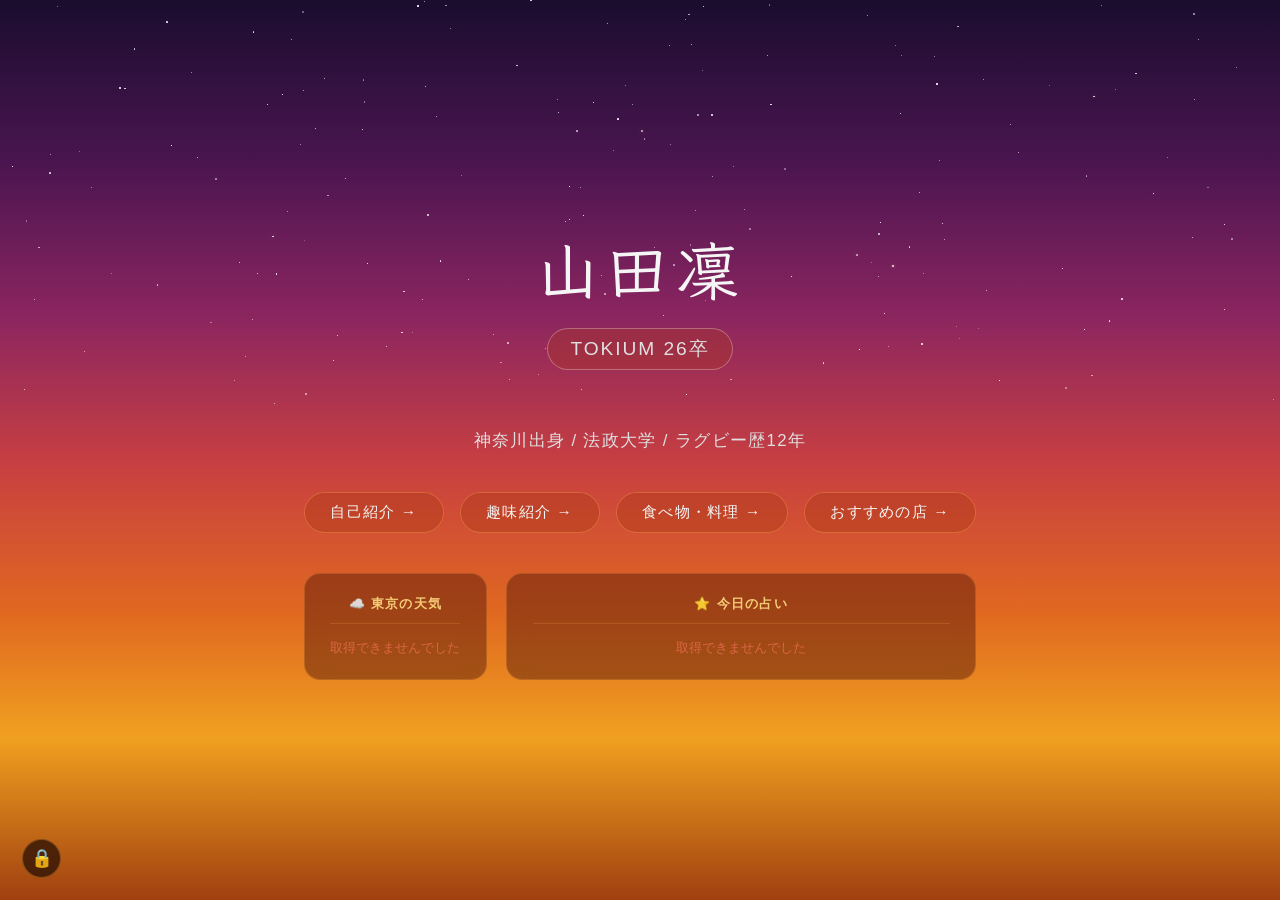
<file: index.html>
<!DOCTYPE html>
<html lang="ja">
<head>
  <meta charset="UTF-8">
  <meta name="viewport" content="width=device-width, initial-scale=1.0">
  <meta name="robots" content="noindex, nofollow">
  <title>山田凜 | TOKIUM 26卒</title>
  <link rel="preconnect" href="https://fonts.googleapis.com">
  <link rel="preconnect" href="https://fonts.gstatic.com" crossorigin>
  <link href="https://fonts.googleapis.com/css2?family=Klee+One:wght@600&display=swap" rel="stylesheet">
  <link rel="stylesheet" href="style.css">
  <link rel="stylesheet" href="editable.css">
</head>
<body class="page-home">

  <div class="shooting-star">
    <span class="ss-1"></span>
    <span class="ss-2"></span>
    <span class="ss-3"></span>
    <span class="ss-4"></span>
    <span class="ss-5"></span>
  </div>

  <div class="container">
    <h1>山田凜</h1>
    <span class="badge">TOKIUM 26卒</span>
    <p class="intro">神奈川出身 / 法政大学 / ラグビー歴12年</p>
    <nav class="nav">
      <a href="about.html">自己紹介 →</a>
      <a href="hobbies.html">趣味紹介 →</a>
      <a href="food.html">食べ物・料理 →</a>
      <a href="restaurant.html">おすすめの店 →</a>
    </nav>

    <div class="widget-row">
      <div class="widget">
        <h3>☁️ 東京の天気</h3>
        <div id="weather-content"><p class="widget-loading">読み込み中...</p></div>
      </div>
      <div class="widget">
        <h3>⭐ 今日の占い</h3>
        <div id="fortune-content"><p class="widget-loading">読み込み中...</p></div>
      </div>
    </div>
  </div>

  <!-- 隠しコマンド発動エフェクト -->
  <div id="secret-burst" style="display:none;position:fixed;inset:0;z-index:9999;pointer-events:none;background:radial-gradient(circle,rgba(255,220,120,0.9),rgba(255,160,60,0.6),transparent 70%);opacity:0;transition:opacity 0.3s"></div>

  <div id="toast">保存しました ✓</div>
  <script src="editable.js"></script>
  <script src="widget.js"></script>

  <script>
  // ---- 隠しコマンド: 名前スワイプ（右→お酒、左→トレーニング、上→スポーツ） ----
  (function () {
    var h1 = document.querySelector('.container h1');
    if (!h1) return;
    var startX = 0, startY = 0, dragging = false, dx = 0, dy = 0;

    h1.style.cursor = 'grab';
    h1.style.userSelect = 'none';
    h1.style.transition = 'transform 0.1s, text-shadow 0.1s, filter 0.1s';

    function onStart(x, y) {
      startX = x; startY = y; dragging = true; dx = 0; dy = 0;
      h1.style.cursor = 'grabbing';
    }
    function onMove(x, y) {
      if (!dragging) return;
      dx = x - startX;
      dy = y - startY;
      // 主軸を判定（横 vs 縦）
      var absDx = Math.abs(dx), absDy = Math.abs(dy);
      var tx, ty, ratio;
      if (absDy > absDx) {
        // 縦方向
        tx = 0; ty = dy * 0.6;
        ratio = Math.min(absDy / 50, 1);
      } else {
        // 横方向
        tx = dx * 0.6; ty = 0;
        ratio = Math.min(absDx / 50, 1);
      }
      h1.style.transform = 'translate(' + tx + 'px,' + ty + 'px)';
      h1.style.textShadow = '0 0 ' + (ratio * 25) + 'px rgba(255,220,120,' + (ratio * 0.9) + '), 0 0 ' + (ratio * 50) + 'px rgba(255,160,60,' + (ratio * 0.5) + ')';
      h1.style.filter = 'brightness(' + (1 + ratio * 0.3) + ')';
    }
    function onEnd() {
      if (!dragging) return;
      dragging = false;
      var absDx = Math.abs(dx), absDy = Math.abs(dy);
      var triggered = false, dest = '';

      if (absDy > absDx && dy < -50) {
        // 上スワイプ → スポーツ
        h1.style.transform = 'translate(0,-120px) scale(1.1)';
        triggered = true; dest = 'secret-sports.html';
      } else if (absDy > absDx && dy > 50) {
        // 下スワイプ → 国
        h1.style.transform = 'translate(0,120px) scale(1.1)';
        triggered = true; dest = 'secret-country.html';
      } else if (absDx >= 50) {
        // 横スワイプ
        var dir = dx > 0 ? 1 : -1;
        h1.style.transform = 'translate(' + (dir * 120) + 'px,0) scale(1.1)';
        triggered = true;
        dest = dx > 0 ? 'secret.html' : 'secret-training.html';
      }

      if (triggered) {
        h1.style.filter = 'brightness(1.5)';
        var burst = document.getElementById('secret-burst');
        burst.style.display = 'block';
        requestAnimationFrame(function () { burst.style.opacity = '1'; });
        setTimeout(function () { location.href = dest; }, 450);
      } else {
        h1.style.transform = '';
        h1.style.textShadow = '';
        h1.style.filter = '';
        h1.style.cursor = 'grab';
      }
    }

    // マウス
    h1.addEventListener('mousedown', function (e) { e.preventDefault(); onStart(e.clientX, e.clientY); });
    window.addEventListener('mousemove', function (e) { onMove(e.clientX, e.clientY); });
    window.addEventListener('mouseup', onEnd);

    // タッチ
    h1.addEventListener('touchstart', function (e) { onStart(e.touches[0].clientX, e.touches[0].clientY); }, { passive: true });
    window.addEventListener('touchmove', function (e) { onMove(e.touches[0].clientX, e.touches[0].clientY); }, { passive: true });
    window.addEventListener('touchend', onEnd);
  })();
  </script>
</body>
</html>
</file>
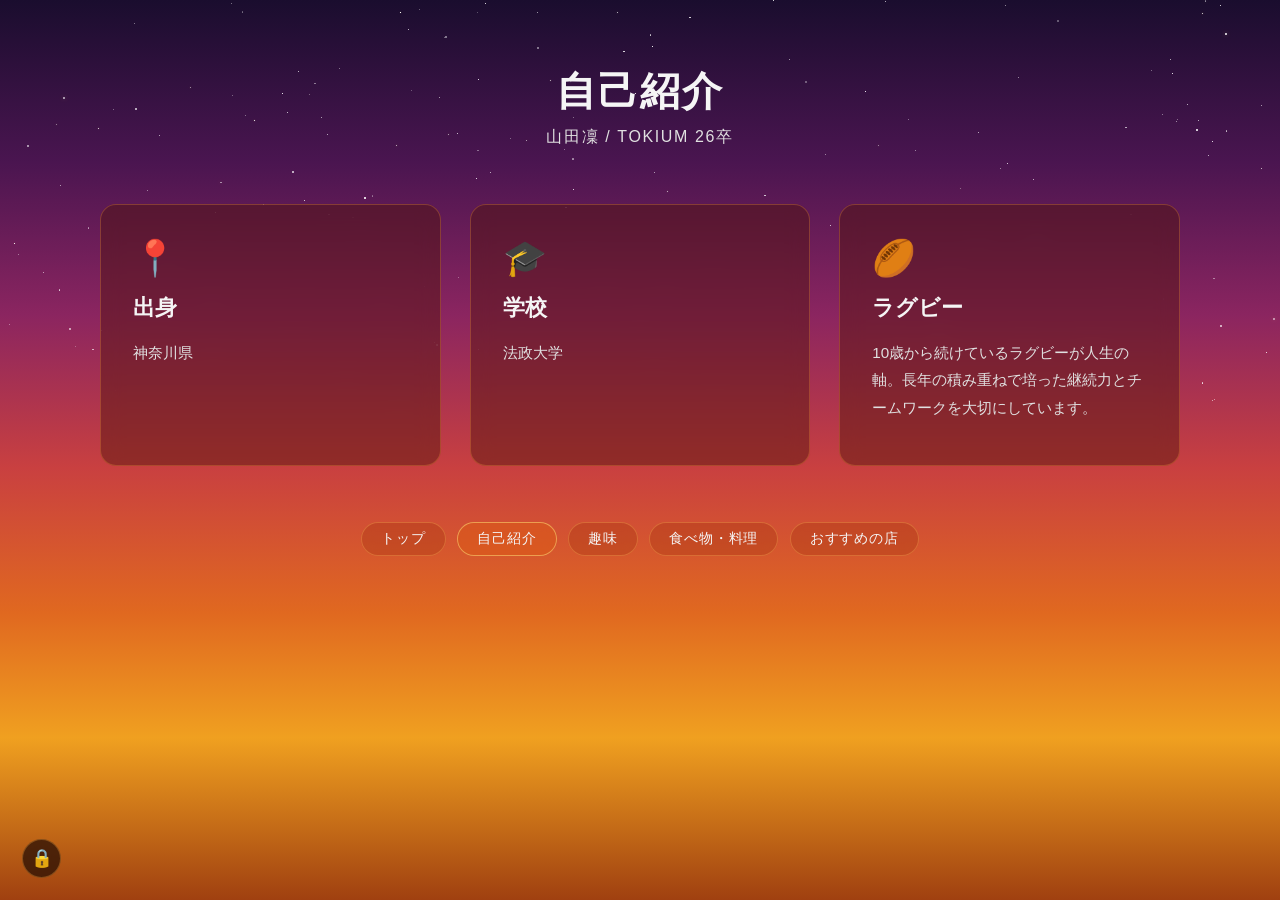
<file: about.html>
<!DOCTYPE html>
<html lang="ja">
<head>
  <meta charset="UTF-8">
  <meta name="viewport" content="width=device-width, initial-scale=1.0">
  <meta name="robots" content="noindex, nofollow">
  <title>自己紹介 | 山田凜</title>
  <link rel="stylesheet" href="style.css">
  <link rel="stylesheet" href="editable.css">
</head>
<body class="page-sub">

  <header>
    <h1>自己紹介</h1>
    <p>山田凜 / TOKIUM 26卒</p>
  </header>

  <div class="grid" data-addcard="about-grid">
    <div class="card">
      <div class="icon">📍</div>
      <h2 data-edit="about-title-origin">出身</h2>
      <p data-edit="about-origin">神奈川県</p>
    </div>

    <div class="card">
      <div class="icon">🎓</div>
      <h2 data-edit="about-title-school">学校</h2>
      <p data-edit="about-school">法政大学</p>
    </div>

    <div class="card">
      <div class="icon">🏉</div>
      <h2 data-edit="about-title-rugby">ラグビー</h2>
      <p data-edit="about-rugby">10歳から続けているラグビーが人生の軸。長年の積み重ねで培った継続力とチームワークを大切にしています。</p>
    </div>
  </div>

  <footer>
    <nav class="sub-nav">
      <a href="index.html">トップ</a>
      <a class="current" href="about.html">自己紹介</a>
      <a href="hobbies.html">趣味</a>
      <a href="food.html">食べ物・料理</a>
      <a href="restaurant.html">おすすめの店</a>
    </nav>
  </footer>

  <div id="toast">保存しました ✓</div>
  <script src="editable.js"></script>

</body>
</html>
</file>
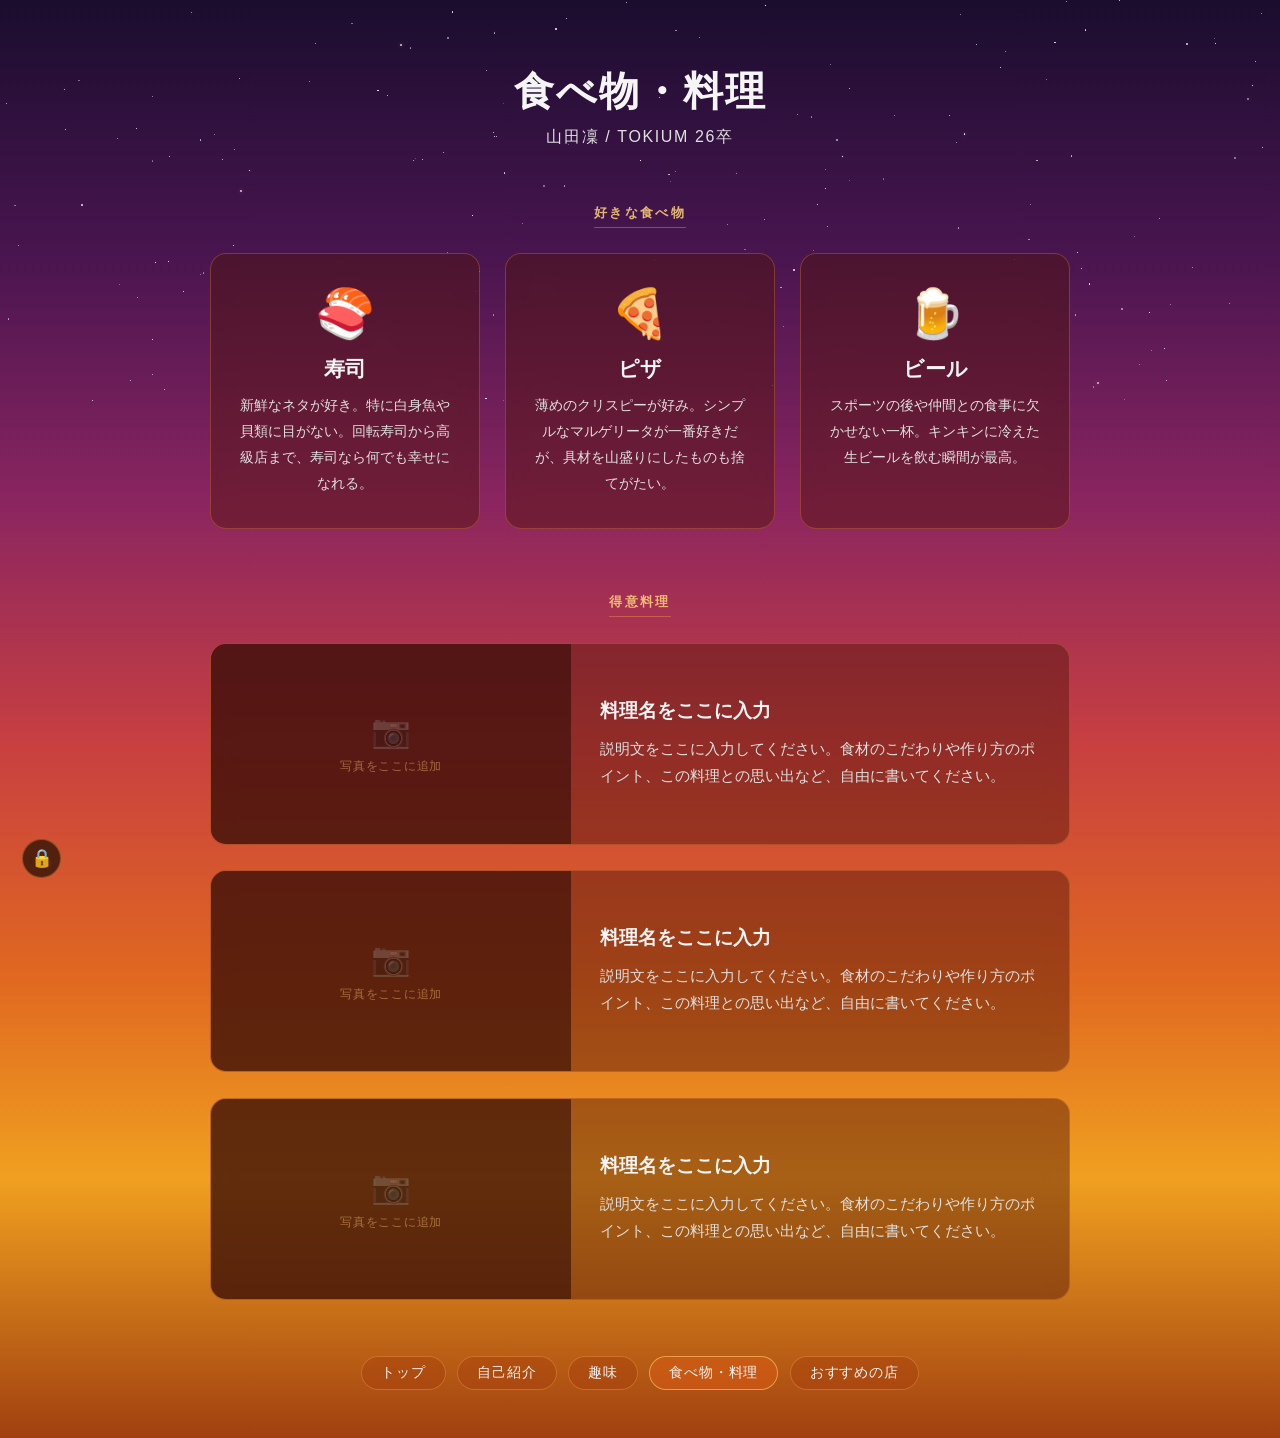
<file: food.html>
<!DOCTYPE html>
<html lang="ja">
<head>
  <meta charset="UTF-8">
  <meta name="viewport" content="width=device-width, initial-scale=1.0">
  <meta name="robots" content="noindex, nofollow">
  <title>食べ物・料理 | 山田凜</title>
  <link rel="stylesheet" href="style.css">
  <link rel="stylesheet" href="editable.css">
</head>
<body class="page-sub">

  <header>
    <h1>食べ物・料理</h1>
    <p>山田凜 / TOKIUM 26卒</p>
  </header>

  <!-- 好きな食べ物 -->
  <p class="section-title"><span>好きな食べ物</span></p>

  <div class="fav-grid" data-addcard="food-fav-grid">
    <div class="fav-card">
      <span class="emoji">🍣</span>
      <h2>寿司</h2>
      <p data-edit="fav-sushi">新鮮なネタが好き。特に白身魚や貝類に目がない。回転寿司から高級店まで、寿司なら何でも幸せになれる。</p>
    </div>

    <div class="fav-card">
      <span class="emoji">🍕</span>
      <h2>ピザ</h2>
      <p data-edit="fav-pizza">薄めのクリスピーが好み。シンプルなマルゲリータが一番好きだが、具材を山盛りにしたものも捨てがたい。</p>
    </div>

    <div class="fav-card">
      <span class="emoji">🍺</span>
      <h2>ビール</h2>
      <p data-edit="fav-beer">スポーツの後や仲間との食事に欠かせない一杯。キンキンに冷えた生ビールを飲む瞬間が最高。</p>
    </div>
  </div>

  <!-- 得意料理 -->
  <p class="section-title"><span>得意料理</span></p>

  <div class="recipe-list">

    <div class="recipe-card">
      <div class="recipe-photo" data-photo="recipe1">
        <div class="placeholder">
          <span class="ph-icon">📷</span>
          <span>写真をここに追加</span>
        </div>
      </div>
      <div class="recipe-body">
        <h2 data-edit="recipe1-title">料理名をここに入力</h2>
        <p data-edit="recipe1-desc">説明文をここに入力してください。食材のこだわりや作り方のポイント、この料理との思い出など、自由に書いてください。</p>
      </div>
    </div>

    <div class="recipe-card">
      <div class="recipe-photo" data-photo="recipe2">
        <div class="placeholder">
          <span class="ph-icon">📷</span>
          <span>写真をここに追加</span>
        </div>
      </div>
      <div class="recipe-body">
        <h2 data-edit="recipe2-title">料理名をここに入力</h2>
        <p data-edit="recipe2-desc">説明文をここに入力してください。食材のこだわりや作り方のポイント、この料理との思い出など、自由に書いてください。</p>
      </div>
    </div>

    <div class="recipe-card">
      <div class="recipe-photo" data-photo="recipe3">
        <div class="placeholder">
          <span class="ph-icon">📷</span>
          <span>写真をここに追加</span>
        </div>
      </div>
      <div class="recipe-body">
        <h2 data-edit="recipe3-title">料理名をここに入力</h2>
        <p data-edit="recipe3-desc">説明文をここに入力してください。食材のこだわりや作り方のポイント、この料理との思い出など、自由に書いてください。</p>
      </div>
    </div>

  </div>

  <footer>
    <nav class="sub-nav">
      <a href="index.html">トップ</a>
      <a href="about.html">自己紹介</a>
      <a href="hobbies.html">趣味</a>
      <a class="current" href="food.html">食べ物・料理</a>
      <a href="restaurant.html">おすすめの店</a>
    </nav>
  </footer>

  <div id="toast">保存しました ✓</div>
  <script src="editable.js"></script>

</body>
</html>
</file>
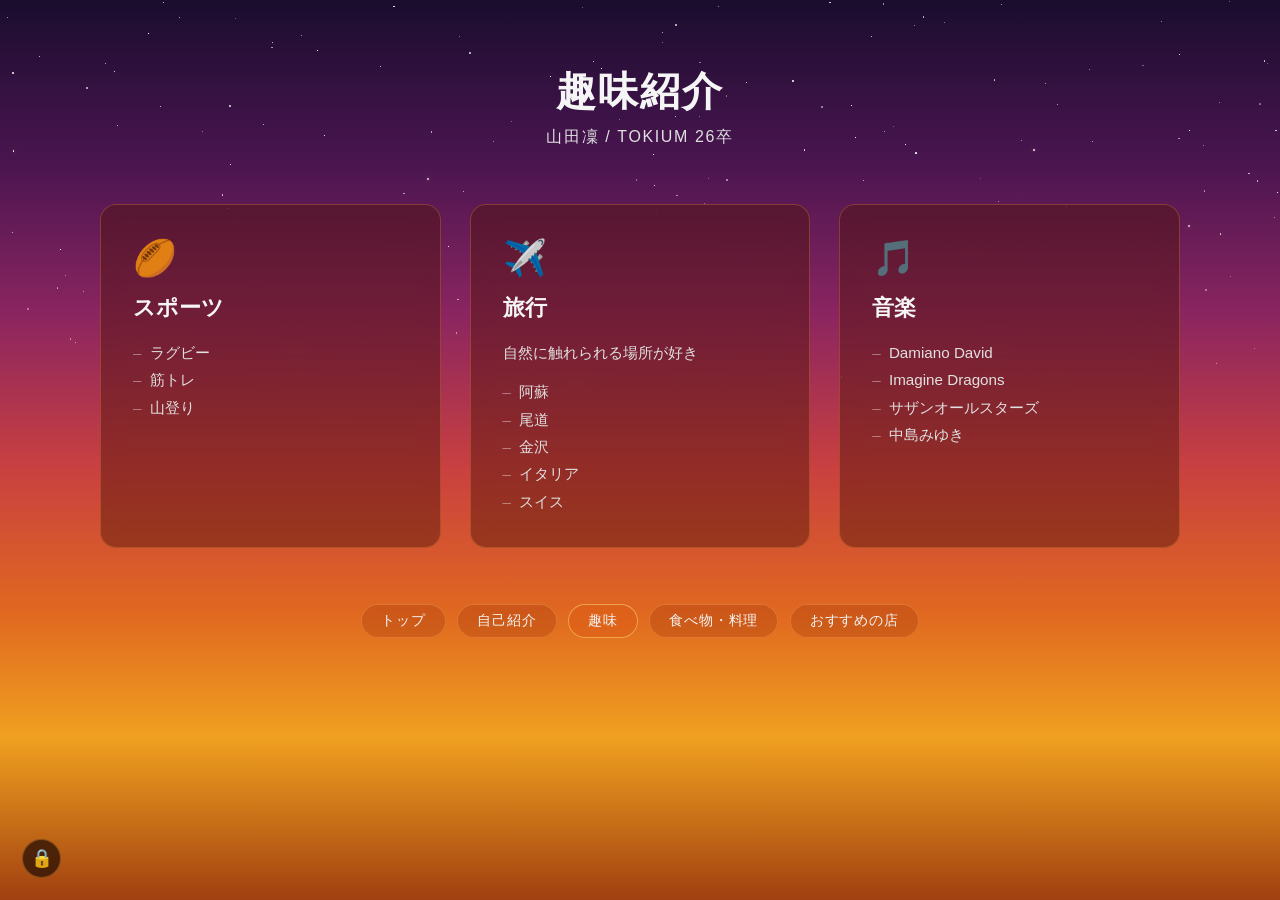
<file: hobbies.html>
<!DOCTYPE html>
<html lang="ja">
<head>
  <meta charset="UTF-8">
  <meta name="viewport" content="width=device-width, initial-scale=1.0">
  <meta name="robots" content="noindex, nofollow">
  <title>趣味紹介 | 山田凜</title>
  <link rel="stylesheet" href="style.css">
  <link rel="stylesheet" href="editable.css">
</head>
<body class="page-sub">

  <header>
    <h1>趣味紹介</h1>
    <p>山田凜 / TOKIUM 26卒</p>
  </header>

  <div class="grid" data-addcard="hobbies-grid">
    <div class="card">
      <div class="icon">🏉</div>
      <h2 data-edit="hobbies-title-sports">スポーツ</h2>
      <ul data-addlist="hobbies-sports">
        <li data-edit="hobbies-sports-1">ラグビー</li>
        <li data-edit="hobbies-sports-2">筋トレ</li>
        <li data-edit="hobbies-sports-3">山登り</li>
      </ul>
    </div>

    <div class="card">
      <div class="icon">✈️</div>
      <h2 data-edit="hobbies-title-travel">旅行</h2>
      <p data-edit="hobbies-travel-desc">自然に触れられる場所が好き</p>
      <ul data-addlist="hobbies-travel">
        <li data-edit="hobbies-travel-1">阿蘇</li>
        <li data-edit="hobbies-travel-2">尾道</li>
        <li data-edit="hobbies-travel-3">金沢</li>
        <li data-edit="hobbies-travel-4">イタリア</li>
        <li data-edit="hobbies-travel-5">スイス</li>
      </ul>
    </div>

    <div class="card">
      <div class="icon">🎵</div>
      <h2 data-edit="hobbies-title-music">音楽</h2>
      <ul data-addlist="hobbies-music">
        <li data-edit="hobbies-music-1">Damiano David</li>
        <li data-edit="hobbies-music-2">Imagine Dragons</li>
        <li data-edit="hobbies-music-3">サザンオールスターズ</li>
        <li data-edit="hobbies-music-4">中島みゆき</li>
      </ul>
    </div>
  </div>

  <footer>
    <nav class="sub-nav">
      <a href="index.html">トップ</a>
      <a href="about.html">自己紹介</a>
      <a class="current" href="hobbies.html">趣味</a>
      <a href="food.html">食べ物・料理</a>
      <a href="restaurant.html">おすすめの店</a>
    </nav>
  </footer>

  <div id="toast">保存しました ✓</div>
  <script src="editable.js"></script>

</body>
</html>
</file>
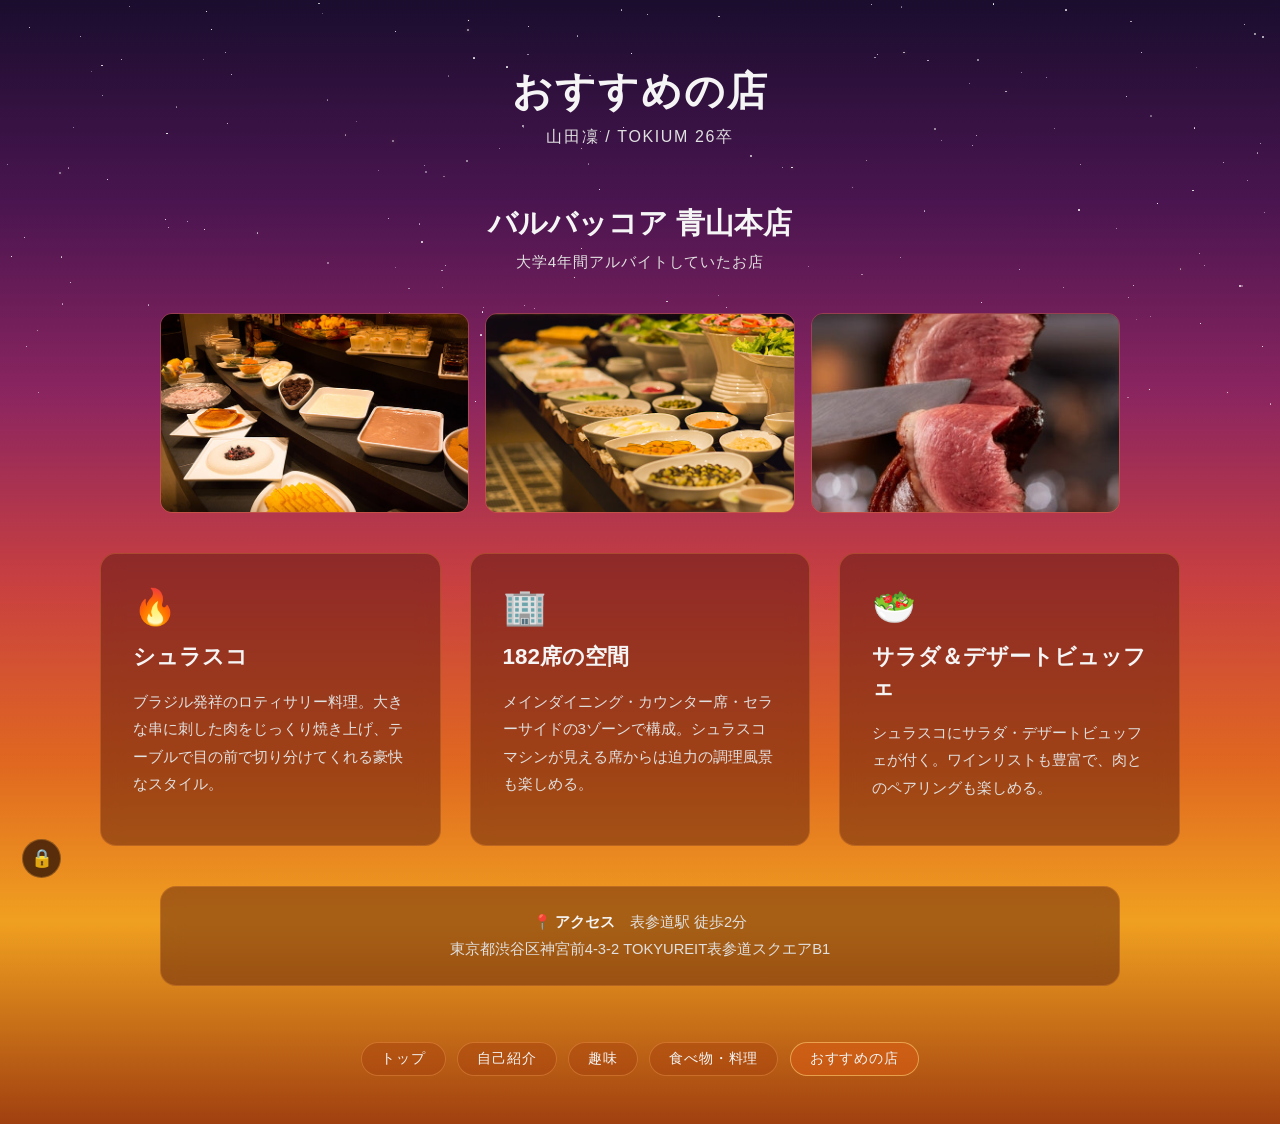
<file: restaurant.html>
<!DOCTYPE html>
<html lang="ja">
<head>
  <meta charset="UTF-8">
  <meta name="viewport" content="width=device-width, initial-scale=1.0">
  <meta name="robots" content="noindex, nofollow">
  <title>おすすめの店 | 山田凜</title>
  <link rel="stylesheet" href="style.css">
  <link rel="stylesheet" href="editable.css">
</head>
<body class="page-sub">

  <header>
    <h1>おすすめの店</h1>
    <p>山田凜 / TOKIUM 26卒</p>
  </header>

  <div class="shop-intro">
    <h2 data-edit="rest-shop-name">バルバッコア 青山本店</h2>
    <p class="sub" data-edit="rest-shop-sub">大学4年間アルバイトしていたお店</p>
  </div>

  <div class="photo-row">
    <img src="images/barbacoa1.jpg" alt="バルバッコア 店内">
    <img src="images/barbacoa2.jpg" alt="バルバッコア シュラスコ">
    <img src="images/barbacoa3.jpg" alt="バルバッコア ピッカーニャ">
  </div>

  <div class="grid" data-addcard="rest-grid">
    <div class="card">
      <div class="icon">🔥</div>
      <h2 data-edit="rest-title-churrasco">シュラスコ</h2>
      <p data-edit="rest-churrasco">ブラジル発祥のロティサリー料理。大きな串に刺した肉をじっくり焼き上げ、テーブルで目の前で切り分けてくれる豪快なスタイル。</p>
    </div>

    <div class="card">
      <div class="icon">🏢</div>
      <h2 data-edit="rest-title-space">182席の空間</h2>
      <p data-edit="rest-space">メインダイニング・カウンター席・セラーサイドの3ゾーンで構成。シュラスコマシンが見える席からは迫力の調理風景も楽しめる。</p>
    </div>

    <div class="card">
      <div class="icon">🥗</div>
      <h2 data-edit="rest-title-buffet">サラダ＆デザートビュッフェ</h2>
      <p data-edit="rest-buffet">シュラスコにサラダ・デザートビュッフェが付く。ワインリストも豊富で、肉とのペアリングも楽しめる。</p>
    </div>
  </div>

  <div class="access-bar">
    <p>
      <strong>📍 アクセス</strong>　表参道駅 徒歩2分<br>
      <span data-edit="rest-address">東京都渋谷区神宮前4-3-2 TOKYUREIT表参道スクエアB1</span>
    </p>
  </div>

  <footer>
    <nav class="sub-nav">
      <a href="index.html">トップ</a>
      <a href="about.html">自己紹介</a>
      <a href="hobbies.html">趣味</a>
      <a href="food.html">食べ物・料理</a>
      <a class="current" href="restaurant.html">おすすめの店</a>
    </nav>
  </footer>

  <div id="toast">保存しました ✓</div>
  <script src="editable.js"></script>

</body>
</html>
</file>
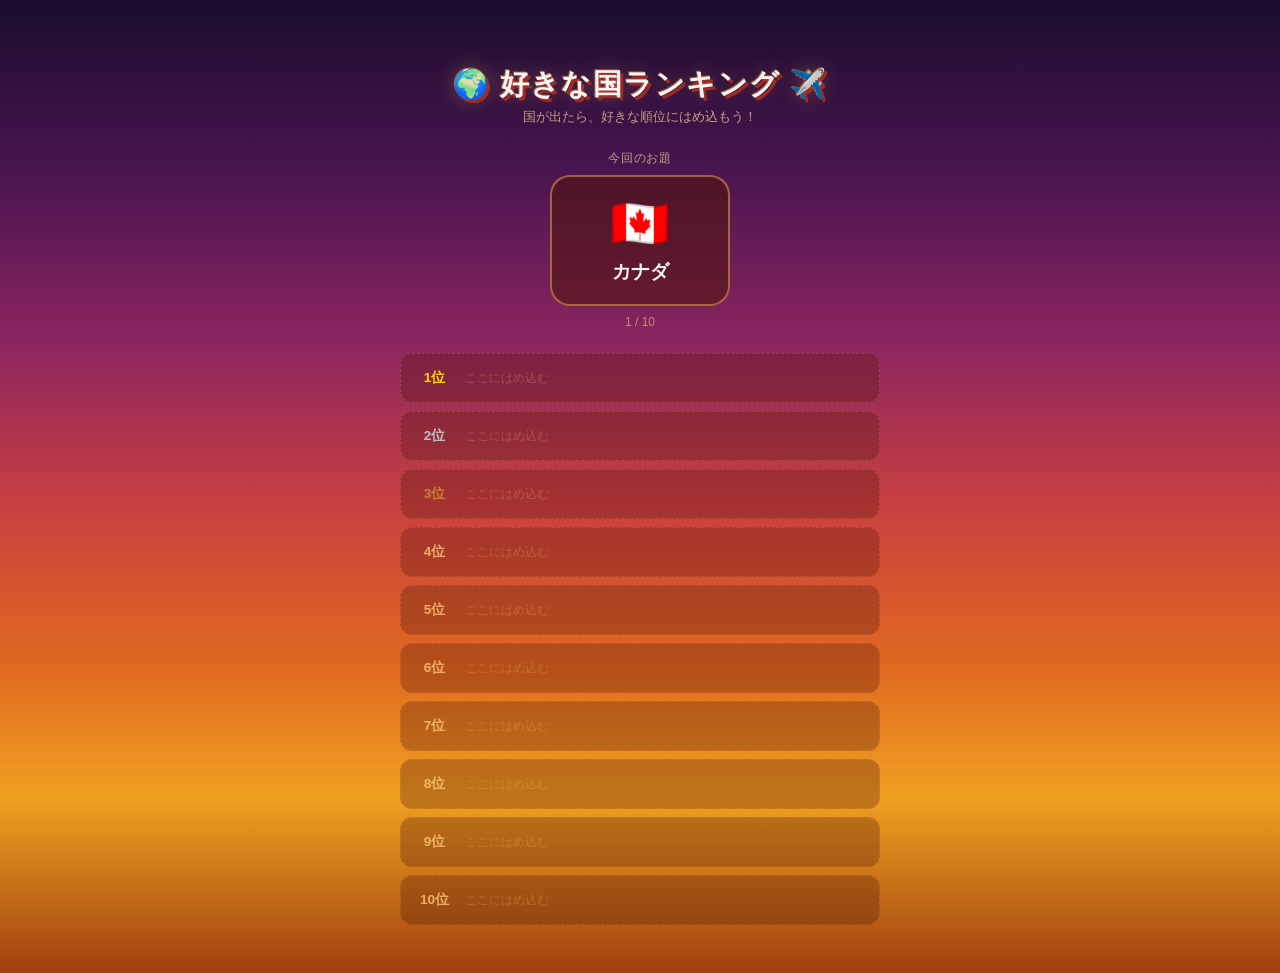
<file: secret-country.html>
<!DOCTYPE html>
<html lang="ja">
<head>
  <meta charset="UTF-8">
  <meta name="viewport" content="width=device-width, initial-scale=1.0">
  <meta name="robots" content="noindex, nofollow">
  <title>🌍 好きな国ランキング ✈️</title>
  <link rel="stylesheet" href="style.css">
  <link rel="stylesheet" href="game.css">
</head>
<body class="page-sub">

  <div class="game-title">
    <h1>🌍 好きな国ランキング ✈️</h1>
    <p>国が出たら、好きな順位にはめ込もう！</p>
  </div>

  <div class="game-area">
    <div class="card-area">
      <div>
        <p class="card-label">今回のお題</p>
        <div class="drink-card" id="current-card">
          <span class="emoji" id="card-emoji">🇯🇵</span>
          <span class="name" id="card-name">日本</span>
        </div>
        <p class="progress" id="progress">1 / 10</p>
      </div>
    </div>
    <div class="ranking" id="ranking"></div>
  </div>

  <div class="complete-overlay" id="complete">
    <div class="complete-title">🎉 完成！</div>
    <div class="complete-ranking" id="complete-ranking"></div>
    <button class="btn-retry" id="btn-retry">🔄 もう一度遊ぶ</button>
    <button class="btn-back" onclick="location.href='index.html'">← トップに戻る</button>
  </div>

  <script>
  window.GAME_ITEMS = [
    {emoji:'🇯🇵',name:'日本'},{emoji:'🇺🇸',name:'アメリカ'},{emoji:'🇫🇷',name:'フランス'},
    {emoji:'🇮🇹',name:'イタリア'},{emoji:'🇪🇸',name:'スペイン'},{emoji:'🇬🇧',name:'イギリス'},
    {emoji:'🇩🇪',name:'ドイツ'},{emoji:'🇦🇺',name:'オーストラリア'},{emoji:'🇨🇦',name:'カナダ'},
    {emoji:'🇧🇷',name:'ブラジル'},{emoji:'🇹🇭',name:'タイ'},{emoji:'🇮🇳',name:'インド'},
    {emoji:'🇲🇽',name:'メキシコ'},{emoji:'🇬🇷',name:'ギリシャ'},{emoji:'🇵🇹',name:'ポルトガル'},
    {emoji:'🇲🇦',name:'モロッコ'},{emoji:'🇮🇸',name:'アイスランド'},{emoji:'🇳🇿',name:'ニュージーランド'},
    {emoji:'🇰🇷',name:'韓国'},{emoji:'🇵🇪',name:'ペルー'},{emoji:'🇨🇭',name:'スイス'},
    {emoji:'🇪🇬',name:'エジプト'},{emoji:'🇹🇷',name:'トルコ'},{emoji:'🇻🇳',name:'ベトナム'}
  ];
  </script>
  <script src="game.js"></script>

</body>
</html>
</file>
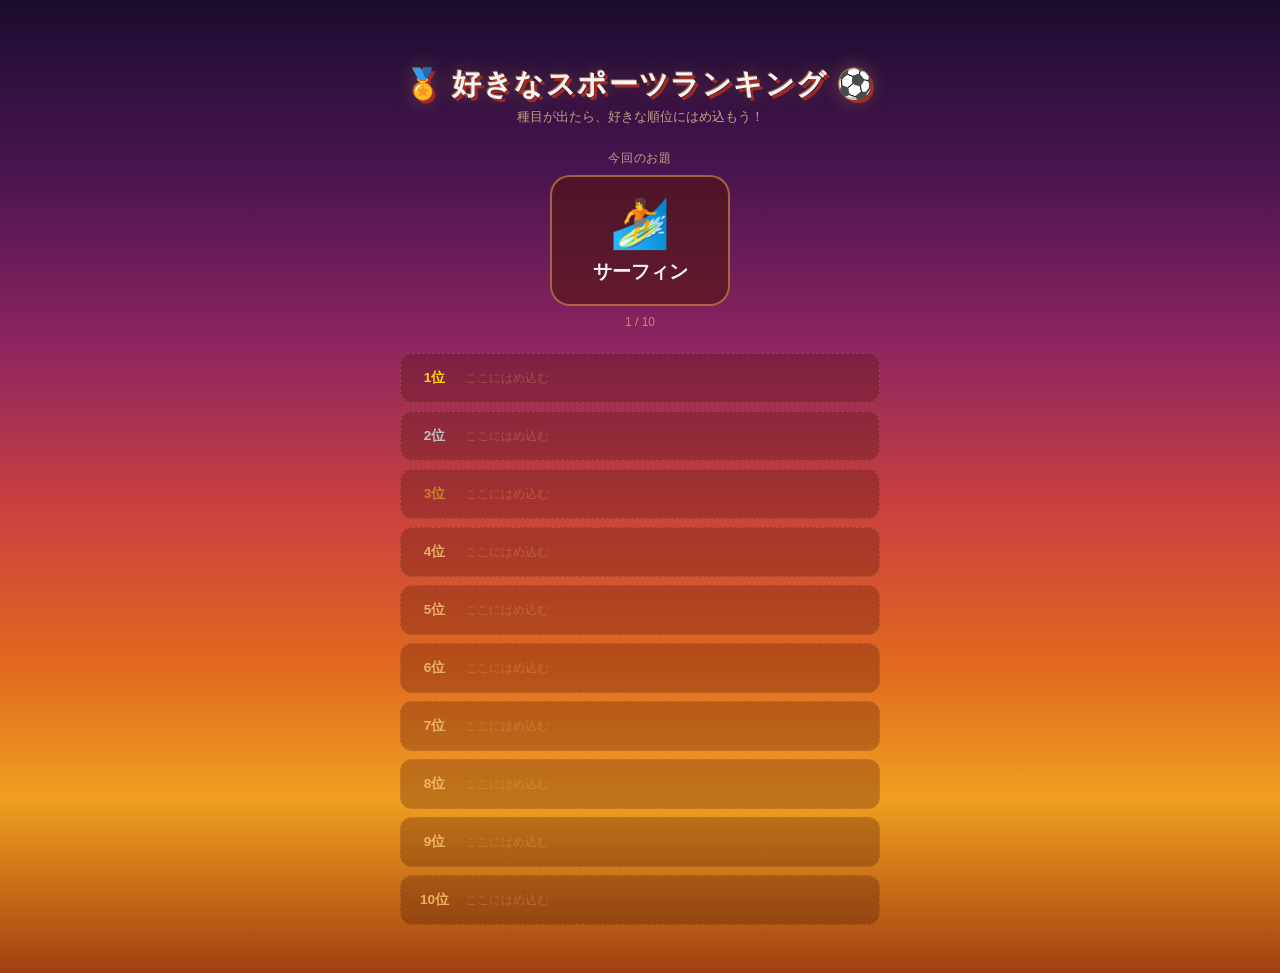
<file: secret-sports.html>
<!DOCTYPE html>
<html lang="ja">
<head>
  <meta charset="UTF-8">
  <meta name="viewport" content="width=device-width, initial-scale=1.0">
  <meta name="robots" content="noindex, nofollow">
  <title>🏅 好きなスポーツランキング ⚽</title>
  <link rel="stylesheet" href="style.css">
  <link rel="stylesheet" href="game.css">
</head>
<body class="page-sub">

  <div class="game-title">
    <h1>🏅 好きなスポーツランキング ⚽</h1>
    <p>種目が出たら、好きな順位にはめ込もう！</p>
  </div>

  <div class="game-area">
    <div class="card-area">
      <div>
        <p class="card-label">今回のお題</p>
        <div class="drink-card" id="current-card">
          <span class="emoji" id="card-emoji">⚽</span>
          <span class="name" id="card-name">サッカー</span>
        </div>
        <p class="progress" id="progress">1 / 10</p>
      </div>
    </div>
    <div class="ranking" id="ranking"></div>
  </div>

  <div class="complete-overlay" id="complete">
    <div class="complete-title">🎉 完成！</div>
    <div class="complete-ranking" id="complete-ranking"></div>
    <button class="btn-retry" id="btn-retry">🔄 もう一度遊ぶ</button>
    <button class="btn-back" onclick="location.href='index.html'">← トップに戻る</button>
  </div>

  <script>
  window.GAME_ITEMS = [
    {emoji:'⚽',name:'サッカー'},{emoji:'⚾',name:'野球'},{emoji:'🏀',name:'バスケットボール'},
    {emoji:'🎾',name:'テニス'},{emoji:'🏊',name:'水泳'},{emoji:'🏐',name:'バレーボール'},
    {emoji:'🏉',name:'ラグビー'},{emoji:'🏃',name:'陸上'},{emoji:'⛳',name:'ゴルフ'},
    {emoji:'🏓',name:'卓球'},{emoji:'🏸',name:'バドミントン'},{emoji:'⛷️',name:'スキー'},
    {emoji:'🏄',name:'サーフィン'},{emoji:'🥊',name:'ボクシング'},{emoji:'🤸',name:'体操'},
    {emoji:'🥋',name:'柔道'},{emoji:'⚔️',name:'剣道'},{emoji:'🚴',name:'自転車'},
    {emoji:'🧗',name:'クライミング'},{emoji:'🥊',name:'格闘技'},{emoji:'🏒',name:'アイスホッケー'},
    {emoji:'🤾',name:'ハンドボール'},{emoji:'🏹',name:'アーチェリー'},{emoji:'🛹',name:'スケートボード'}
  ];
  </script>
  <script src="game.js"></script>

</body>
</html>
</file>
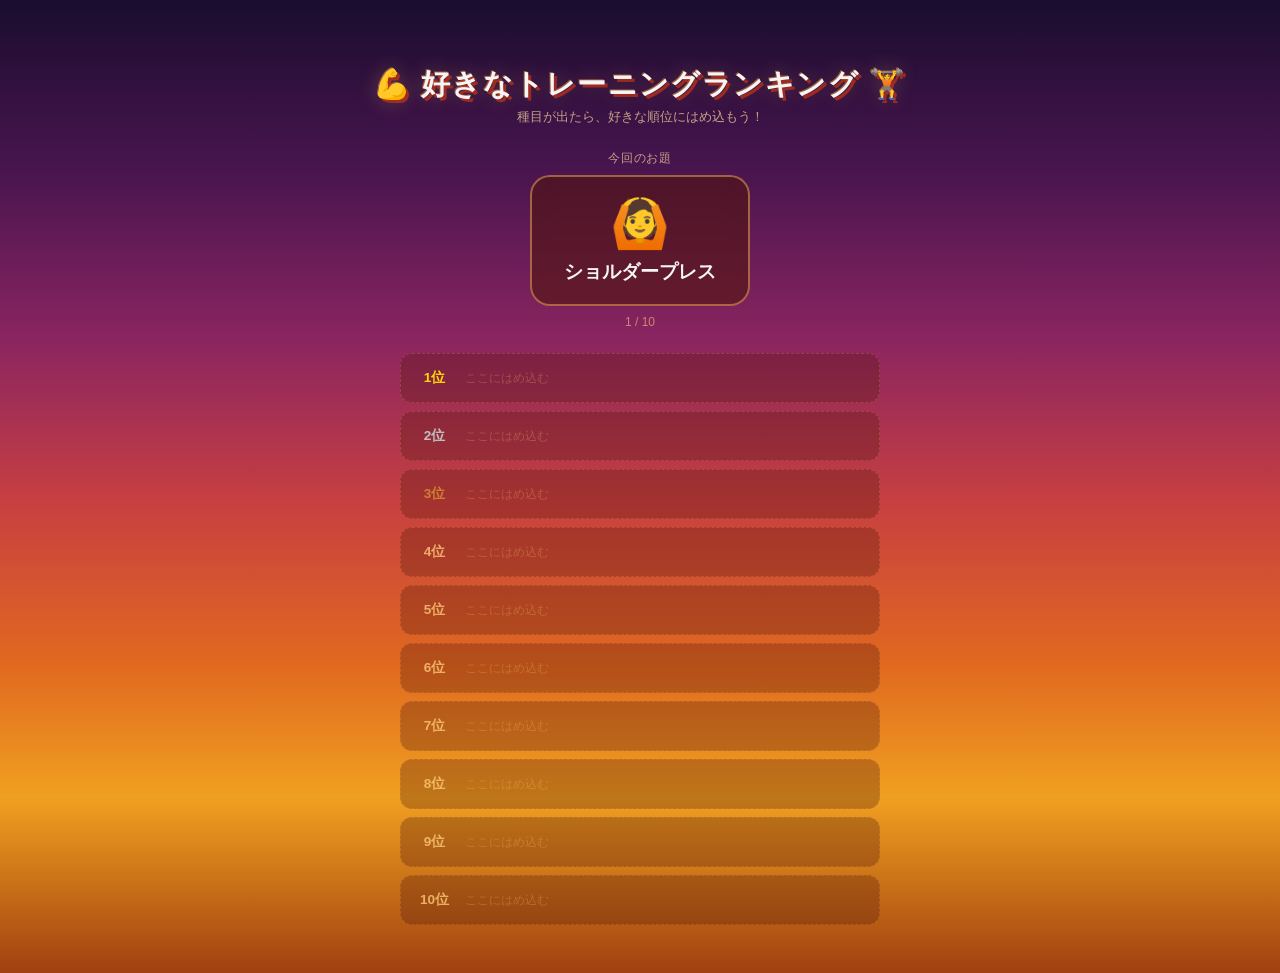
<file: secret-training.html>
<!DOCTYPE html>
<html lang="ja">
<head>
  <meta charset="UTF-8">
  <meta name="viewport" content="width=device-width, initial-scale=1.0">
  <meta name="robots" content="noindex, nofollow">
  <title>💪 好きなトレーニングランキング 🏋️</title>
  <link rel="stylesheet" href="style.css">
  <link rel="stylesheet" href="game.css">
</head>
<body class="page-sub">

  <div class="game-title">
    <h1>💪 好きなトレーニングランキング 🏋️</h1>
    <p>種目が出たら、好きな順位にはめ込もう！</p>
  </div>

  <div class="game-area">
    <div class="card-area">
      <div>
        <p class="card-label">今回のお題</p>
        <div class="drink-card" id="current-card">
          <span class="emoji" id="card-emoji">💪</span>
          <span class="name" id="card-name">ベンチプレス</span>
        </div>
        <p class="progress" id="progress">1 / 10</p>
      </div>
    </div>
    <div class="ranking" id="ranking"></div>
  </div>

  <div class="complete-overlay" id="complete">
    <div class="complete-title">🎉 完成！</div>
    <div class="complete-ranking" id="complete-ranking"></div>
    <button class="btn-retry" id="btn-retry">🔄 もう一度遊ぶ</button>
    <button class="btn-back" onclick="location.href='index.html'">← トップに戻る</button>
  </div>

  <script>
  window.GAME_ITEMS = [
    {emoji:'🏋️',name:'ベンチプレス'},{emoji:'🦵',name:'スクワット'},{emoji:'💪',name:'デッドリフト'},
    {emoji:'🧗',name:'懸垂'},{emoji:'🔥',name:'腹筋'},{emoji:'💪',name:'ダンベルカール'},
    {emoji:'🙆',name:'ショルダープレス'},{emoji:'🏃',name:'ランニング'},{emoji:'🧘',name:'プランク'},
    {emoji:'⬇️',name:'ディップス'},{emoji:'🦿',name:'レッグプレス'},{emoji:'🔽',name:'ラットプルダウン'},
    {emoji:'📐',name:'インクラインプレス'},{emoji:'🚣',name:'バーベルロウ'},{emoji:'🦶',name:'カーフレイズ'},
    {emoji:'🏋️',name:'オーバーヘッドプレス'},{emoji:'🔄',name:'ケーブルクロスオーバー'},
    {emoji:'🦵',name:'ブルガリアンスクワット'},{emoji:'🏃',name:'バーピー'},{emoji:'⛓️',name:'フェイスプル'},
    {emoji:'🦿',name:'レッグカール'},{emoji:'💪',name:'ハンマーカール'},
    {emoji:'🔥',name:'マウンテンクライマー'},{emoji:'🚴',name:'エアロバイク'}
  ];
  </script>
  <script src="game.js"></script>

</body>
</html>
</file>
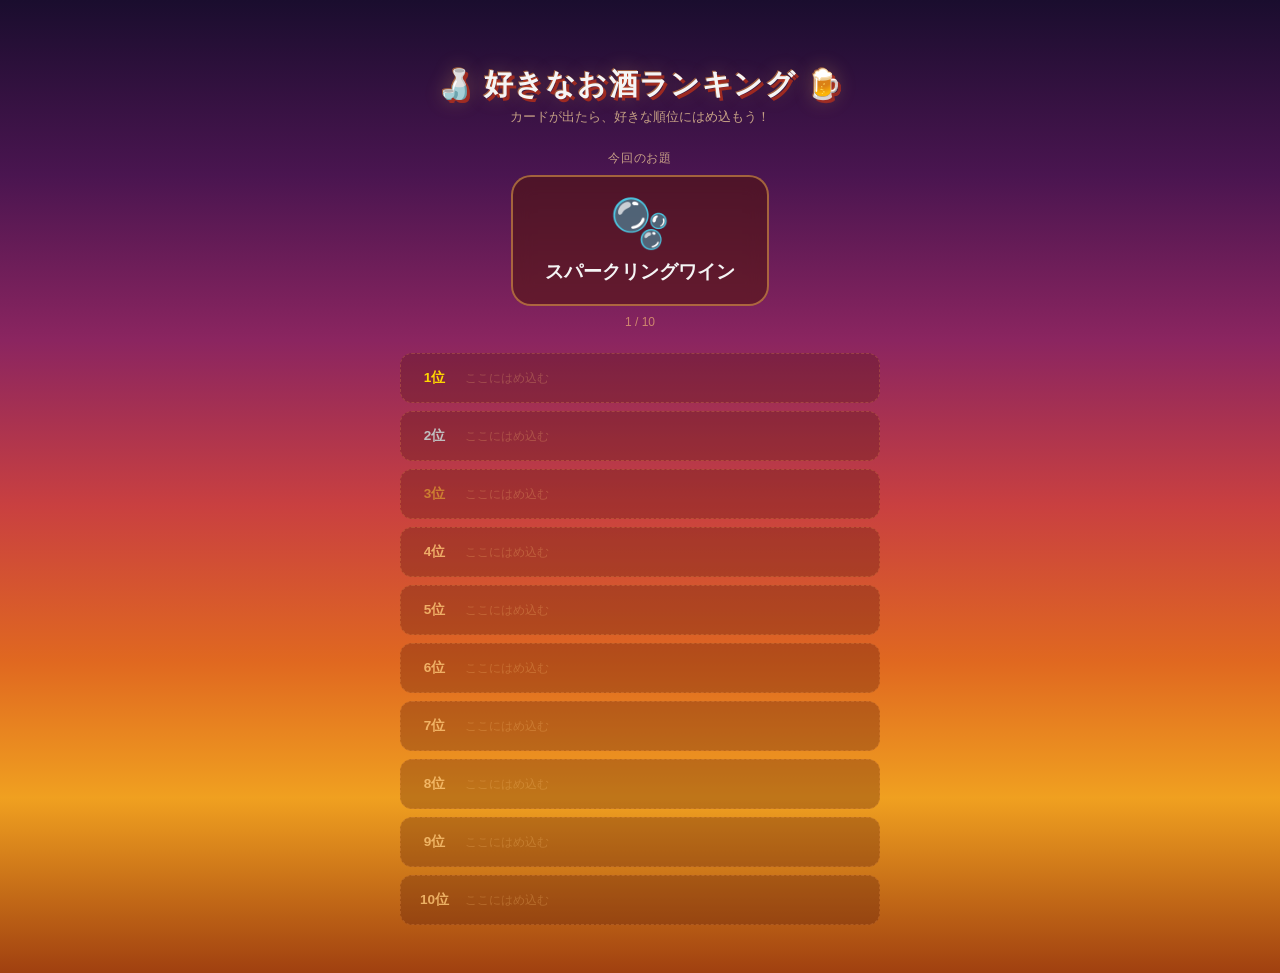
<file: secret.html>
<!DOCTYPE html>
<html lang="ja">
<head>
  <meta charset="UTF-8">
  <meta name="viewport" content="width=device-width, initial-scale=1.0">
  <meta name="robots" content="noindex, nofollow">
  <title>🍶 好きなお酒ランキング 🍺</title>
  <link rel="stylesheet" href="style.css">
  <link rel="stylesheet" href="game.css">
</head>
<body class="page-sub">

  <div class="game-title">
    <h1>🍶 好きなお酒ランキング 🍺</h1>
    <p>カードが出たら、好きな順位にはめ込もう！</p>
  </div>

  <div class="game-area">
    <div class="card-area">
      <div>
        <p class="card-label">今回のお題</p>
        <div class="drink-card" id="current-card">
          <span class="emoji" id="card-emoji">🍺</span>
          <span class="name" id="card-name">ビール</span>
        </div>
        <p class="progress" id="progress">1 / 10</p>
      </div>
    </div>
    <div class="ranking" id="ranking"></div>
  </div>

  <div class="complete-overlay" id="complete">
    <div class="complete-title">🎉 完成！</div>
    <div class="complete-ranking" id="complete-ranking"></div>
    <button class="btn-retry" id="btn-retry">🔄 もう一度遊ぶ</button>
    <button class="btn-back" onclick="location.href='index.html'">← トップに戻る</button>
  </div>

  <script>
  window.GAME_ITEMS = [
    {emoji:'🍺',name:'ビール'},{emoji:'🍷',name:'ワイン'},{emoji:'🍶',name:'日本酒'},
    {emoji:'🥃',name:'ハイボール'},{emoji:'🍸',name:'カクテル'},{emoji:'🥂',name:'シャンパン'},
    {emoji:'🫗',name:'焼酎'},{emoji:'🥃',name:'ウイスキー'},{emoji:'🍑',name:'梅酒'},
    {emoji:'🍋',name:'レモンサワー'},{emoji:'🍹',name:'モヒート'},{emoji:'🫧',name:'チューハイ'},
    {emoji:'🍺',name:'クラフトビール'},{emoji:'🌹',name:'ロゼワイン'},{emoji:'🧊',name:'ジントニック'},
    {emoji:'🥥',name:'マリブコーク'},{emoji:'🍊',name:'スクリュードライバー'},{emoji:'🌊',name:'泡盛'},
    {emoji:'🍇',name:'グラッパ'},{emoji:'🥃',name:'ブランデー'},{emoji:'🍸',name:'マティーニ'},
    {emoji:'🌅',name:'テキーラサンライズ'},{emoji:'🫧',name:'スパークリングワイン'},{emoji:'🍈',name:'メロンサワー'}
  ];
  </script>
  <script src="game.js"></script>

</body>
</html>
</file>
<file: style.css>
/* ========================
   ポートフォリオ共通スタイル
   ======================== */

/* ---- リセット ---- */
* {
  margin: 0;
  padding: 0;
  box-sizing: border-box;
}

/* ---- body 共通 ---- */
body {
  font-family: 'Helvetica Neue', Arial, 'Hiragino Kaku Gothic ProN', 'Hiragino Sans', Meiryo, sans-serif;
  background: linear-gradient(
    180deg,
    #1a0d2e 0%,
    #4a1550 18%,
    #8b2560 35%,
    #c94040 52%,
    #e06820 68%,
    #f0a020 82%,
    #a04010 100%
  );
  min-height: 100vh;
}

/* トップページ */
body.page-home {
  display: flex;
  align-items: center;
  justify-content: center;
  position: relative;
  overflow-x: hidden;
  min-height: 100vh;
  padding: 3rem 2rem;
}

/* サブページ（自己紹介・趣味・料理） */
body.page-sub {
  padding: 4rem 2rem 3rem;
  position: relative;
  overflow-x: hidden;
}

/* ---- 星アニメーション ---- */
@keyframes twinkle {
  0%, 100% { opacity: 1; }
  50% { opacity: 0.15; }
}

/* ========================
   トップページ
   ======================== */
.container {
  text-align: center;
  position: relative;
  z-index: 1;
}

.container h1 {
  font-family: 'Klee One', cursive;
  font-size: 4rem;
  font-weight: 600;
  letter-spacing: 0.08em;
  margin-bottom: 1rem;
  color: #f5f5f5;
}

.badge {
  display: inline-block;
  font-size: 1.2rem;
  font-weight: 500;
  color: #e0e0e0;
  letter-spacing: 0.1em;
  border: 1px solid rgba(255, 255, 255, 0.3);
  padding: 0.45rem 1.4rem;
  border-radius: 999px;
  background: rgba(180, 60, 10, 0.25);
  backdrop-filter: blur(4px);
  margin-bottom: 2.5rem;
}

.intro {
  color: #e0e0e0;
  font-size: 1.05rem;
  letter-spacing: 0.08em;
  margin-top: 1.2rem;
}

.nav {
  display: flex;
  justify-content: center;
  flex-wrap: wrap;
  gap: 1rem;
  margin-top: 2.5rem;
}

.nav a {
  text-decoration: none;
  color: #f5f5f5;
  font-size: 0.95rem;
  letter-spacing: 0.08em;
  padding: 0.55rem 1.6rem;
  border: 1px solid rgba(245, 160, 80, 0.4);
  border-radius: 999px;
  background: rgba(160, 50, 10, 0.3);
  backdrop-filter: blur(6px);
  transition: background 0.25s, border-color 0.25s, transform 0.1s, filter 0.1s;
}

.nav a:hover {
  background: rgba(220, 90, 20, 0.5);
  border-color: rgba(245, 190, 100, 0.7);
}

.nav a:active {
  transform: scale(0.94);
  filter: brightness(1.2);
}

/* ========================
   トップページ：流れ星（青白い彗星）
   ======================== */
.shooting-star {
  position: fixed;
  top: 0;
  left: 0;
  width: 100%;
  height: 100%;
  pointer-events: none;
  z-index: 0;
  overflow: hidden;
}

/* 尾の本体 — 細長いグラデーションライン */
.shooting-star span {
  position: absolute;
  width: 280px;
  height: 1.5px;
  background: linear-gradient(
    90deg,
    transparent 0%,
    rgba(100,170,255,0.08) 20%,
    rgba(140,200,255,0.3) 50%,
    rgba(190,225,255,0.65) 75%,
    rgba(220,240,255,0.9) 92%,
    #e8f4ff 100%
  );
  border-radius: 0 2px 2px 0;
  transform: rotate(148deg);
  opacity: 0;
  filter: drop-shadow(0 0 3px rgba(120,180,255,0.4))
          drop-shadow(0 0 8px rgba(100,160,255,0.2));
}

/* 先端の光る頭部 */
.shooting-star span::after {
  content: '';
  position: absolute;
  right: -3px;
  top: 50%;
  transform: translateY(-50%);
  width: 6px;
  height: 6px;
  background: radial-gradient(circle, #fff 0%, rgba(180,220,255,0.8) 40%, rgba(120,180,255,0.3) 70%, transparent 100%);
  border-radius: 50%;
  box-shadow:
    0 0 6px 2px rgba(160,210,255,0.6),
    0 0 16px 4px rgba(120,180,255,0.3),
    0 0 30px 8px rgba(100,160,255,0.12);
}

/* ---- 各個体 ---- */
/* 右上スタート位置 + 出現タイミング */
.ss-1 { top: -5%; right: 8%;  left: auto; width: 300px; animation: meteor1 28s ease-out 0s infinite; }
.ss-2 { top: -5%; right: 20%; left: auto; width: 250px; height: 1px; animation: meteor2 32s ease-out 7s infinite; }
.ss-2::after { width: 4px; height: 4px; }
.ss-3 { top: -5%; right: 2%;  left: auto; width: 320px; height: 2px; animation: meteor3 26s ease-out 16s infinite; }
.ss-4 { top: -5%; right: 30%; left: auto; width: 220px; height: 1px; animation: meteor4 35s ease-out 22s infinite; }
.ss-4::after { width: 3px; height: 3px; }
.ss-5 { top: -5%; right: 12%; left: auto; width: 280px; animation: meteor5 30s ease-out 11s infinite; }

/* 流れるアニメーション — 右上→左下、全体の12%だけ表示 */
@keyframes meteor1 {
  0%   { transform: rotate(148deg) translateX(0); opacity: 0; }
  1%   { opacity: 1; }
  6%   { opacity: 0.8; }
  10%  { opacity: 0.15; }
  12%  { transform: rotate(148deg) translateX(85vh); opacity: 0; }
  100% { transform: rotate(148deg) translateX(85vh); opacity: 0; }
}

@keyframes meteor2 {
  0%   { transform: rotate(152deg) translateX(0); opacity: 0; }
  1%   { opacity: 0.7; }
  5%   { opacity: 0.5; }
  9%   { opacity: 0.1; }
  11%  { transform: rotate(152deg) translateX(75vh); opacity: 0; }
  100% { transform: rotate(152deg) translateX(75vh); opacity: 0; }
}

@keyframes meteor3 {
  0%   { transform: rotate(145deg) translateX(0); opacity: 0; }
  1.5% { opacity: 1; }
  7%   { opacity: 0.85; }
  11%  { opacity: 0.12; }
  13%  { transform: rotate(145deg) translateX(90vh); opacity: 0; }
  100% { transform: rotate(145deg) translateX(90vh); opacity: 0; }
}

@keyframes meteor4 {
  0%   { transform: rotate(150deg) translateX(0); opacity: 0; }
  0.8% { opacity: 0.45; }
  4%   { opacity: 0.35; }
  7%   { opacity: 0.08; }
  9%   { transform: rotate(150deg) translateX(65vh); opacity: 0; }
  100% { transform: rotate(150deg) translateX(65vh); opacity: 0; }
}

@keyframes meteor5 {
  0%   { transform: rotate(147deg) translateX(0); opacity: 0; }
  1%   { opacity: 0.9; }
  6%   { opacity: 0.7; }
  10%  { opacity: 0.1; }
  12%  { transform: rotate(147deg) translateX(80vh); opacity: 0; }
  100% { transform: rotate(147deg) translateX(80vh); opacity: 0; }
}

/* ========================
   トップページ：ウィジェット
   ======================== */
.widget-row {
  display: grid;
  grid-template-columns: auto 1fr;
  gap: 1.2rem;
  margin-top: 2.5rem;
  width: 100%;
  max-width: 680px;
}

.widget {
  background: rgba(80, 20, 10, 0.45);
  border: 1px solid rgba(240, 150, 60, 0.3);
  border-radius: 16px;
  padding: 1.4rem 1.6rem;
  backdrop-filter: blur(10px);
  text-align: center;
}

.widget h3 {
  color: rgba(255, 220, 130, 0.9);
  font-size: 0.8rem;
  font-weight: 600;
  letter-spacing: 0.1em;
  margin-bottom: 1rem;
  border-bottom: 1px solid rgba(245, 160, 80, 0.2);
  padding-bottom: 0.6rem;
}

/* ---- 天気 ---- */
.weather-main {
  display: flex;
  align-items: center;
  justify-content: center;
  gap: 0.6rem;
  margin-bottom: 0.4rem;
}

.weather-emoji {
  font-size: 2.4rem;
  line-height: 1;
}

.weather-temp {
  font-size: 2.2rem;
  font-weight: 700;
  color: #f5f5f5;
  line-height: 1;
}

.weather-temp small {
  font-size: 1rem;
  font-weight: 400;
}

.weather-desc {
  color: #e0e0e0;
  font-size: 0.9rem;
  margin-bottom: 0.3rem;
}

.weather-detail {
  color: rgba(255, 200, 120, 0.6);
  font-size: 0.75rem;
}

/* ---- 占い ---- */
.fortune-item {
  text-align: left;
  padding: 0.6rem 0;
  border-bottom: 1px solid rgba(245, 160, 80, 0.12);
}

.fortune-item:last-child {
  border-bottom: none;
  padding-bottom: 0;
}

.fortune-head {
  display: flex;
  align-items: center;
  gap: 0.5rem;
  margin-bottom: 0.25rem;
}

.fortune-rank {
  font-size: 0.85rem;
  color: #f5f5f5;
  font-weight: 700;
}

.fortune-sign {
  font-size: 0.85rem;
  color: rgba(255, 220, 130, 0.9);
  font-weight: 600;
}

.fortune-text {
  color: #e0e0e0;
  font-size: 0.78rem;
  line-height: 1.6;
  margin-bottom: 0.15rem;
}

.fortune-lucky {
  color: rgba(255, 200, 120, 0.6);
  font-size: 0.72rem;
}

.fortune-worst {
  margin-top: 0.3rem;
  padding-top: 0.7rem;
  border-top: 1px dashed rgba(255, 100, 80, 0.3);
}

.widget-loading {
  color: rgba(255, 200, 120, 0.4);
  font-size: 0.8rem;
}

.widget-error {
  color: rgba(255, 120, 100, 0.6);
  font-size: 0.8rem;
}

/* ========================
   サブページ共通：ヘッダー
   ======================== */
header {
  text-align: center;
  margin-bottom: 3.5rem;
  position: relative;
  z-index: 1;
}

header h1 {
  font-size: 2.5rem;
  font-weight: 700;
  letter-spacing: 0.05em;
  color: #f5f5f5;
  margin-bottom: 0.5rem;
}

header p {
  color: #e0e0e0;
  font-size: 1rem;
  letter-spacing: 0.1em;
}

/* ========================
   サブページ共通：グリッド
   ======================== */
.grid {
  display: grid;
  grid-template-columns: repeat(auto-fit, minmax(200px, 1fr));
  gap: 1.8rem;
  max-width: 1080px;
  margin: 0 auto;
  position: relative;
  z-index: 1;
}

/* ========================
   サブページ共通：カード
   ======================== */
.card {
  background: rgba(80, 20, 10, 0.45);
  border: 1px solid rgba(240, 150, 60, 0.3);
  border-radius: 16px;
  padding: 2rem;
  backdrop-filter: blur(10px);
  transition: border-color 0.25s, background 0.25s;
}

.card:hover {
  background: rgba(120, 35, 15, 0.55);
  border-color: rgba(245, 190, 80, 0.55);
}

.card .icon {
  font-size: 2.2rem;
  margin-bottom: 0.8rem;
}

.card h2 {
  font-size: 1.4rem;
  font-weight: 700;
  margin-bottom: 1rem;
  color: #f5f5f5;
}

.card p {
  color: #e0e0e0;
  font-size: 0.95rem;
  line-height: 1.8;
  margin-bottom: 0.75rem;
}

.card ul {
  list-style: none;
  padding: 0;
}

.card ul li {
  color: #e0e0e0;
  font-size: 0.95rem;
  line-height: 1.8;
  padding-left: 1.1em;
  position: relative;
}

.card ul li::before {
  content: '–';
  position: absolute;
  left: 0;
  color: rgba(255, 255, 255, 0.4);
}

/* ========================
   サブページ共通：フッター
   ======================== */
footer {
  text-align: center;
  margin-top: 3.5rem;
  position: relative;
  z-index: 1;
}

/* ---- 共通サブナビ ---- */
.sub-nav {
  display: flex;
  justify-content: center;
  flex-wrap: wrap;
  gap: 0.7rem;
}

.sub-nav a {
  text-decoration: none;
  color: #f5f5f5;
  font-size: 0.85rem;
  letter-spacing: 0.06em;
  padding: 0.45rem 1.2rem;
  border: 1px solid rgba(245, 160, 80, 0.4);
  border-radius: 999px;
  background: rgba(160, 50, 10, 0.3);
  backdrop-filter: blur(6px);
  transition: background 0.25s, border-color 0.25s, transform 0.1s, filter 0.1s;
}

.sub-nav a:hover {
  background: rgba(220, 90, 20, 0.5);
  border-color: rgba(245, 190, 100, 0.7);
}

.sub-nav a:active {
  transform: scale(0.94);
  filter: brightness(1.2);
}

.sub-nav a.current {
  background: rgba(220, 90, 20, 0.5);
  border-color: rgba(245, 190, 100, 0.7);
  pointer-events: none;
}

/* ========================
   食べ物・料理ページ
   ======================== */

/* ---- セクション見出し ---- */
.section-title {
  text-align: center;
  font-size: 0.82rem;
  font-weight: 700;
  letter-spacing: 0.18em;
  color: rgba(255, 210, 120, 0.85);
  text-transform: uppercase;
  margin-bottom: 1.6rem;
  position: relative;
  z-index: 1;
}

.section-title span {
  display: inline-block;
  border-bottom: 1px solid rgba(245, 160, 80, 0.4);
  padding-bottom: 0.3rem;
}

/* ---- 好きな食べ物グリッド ---- */
.fav-grid {
  display: grid;
  grid-template-columns: repeat(auto-fit, minmax(220px, 1fr));
  gap: 1.6rem;
  max-width: 860px;
  margin: 0 auto 4rem;
  position: relative;
  z-index: 1;
}

.fav-card {
  background: rgba(80, 20, 10, 0.45);
  border: 1px solid rgba(240, 150, 60, 0.3);
  border-radius: 16px;
  padding: 2rem 1.6rem;
  backdrop-filter: blur(10px);
  text-align: center;
  transition: border-color 0.25s, background 0.25s, transform 0.2s;
}

.fav-card:hover {
  background: rgba(120, 35, 15, 0.55);
  border-color: rgba(245, 190, 80, 0.55);
  transform: translateY(-4px);
}

.fav-card .emoji {
  font-size: 3rem;
  margin-bottom: 0.8rem;
  display: block;
}

.fav-card h2 {
  font-size: 1.3rem;
  font-weight: 700;
  color: #f5f5f5;
  margin-bottom: 0.6rem;
}

.fav-card p {
  color: #e0e0e0;
  font-size: 0.9rem;
  line-height: 1.8;
}

/* ---- 得意料理リスト ---- */
.recipe-list {
  display: flex;
  flex-direction: column;
  gap: 1.6rem;
  max-width: 860px;
  margin: 0 auto 2rem;
  position: relative;
  z-index: 1;
}

.recipe-card {
  background: rgba(80, 20, 10, 0.45);
  border: 1px solid rgba(240, 150, 60, 0.3);
  border-radius: 16px;
  overflow: hidden;
  backdrop-filter: blur(10px);
  display: flex;
  transition: border-color 0.25s, background 0.25s;
}

.recipe-card:hover {
  background: rgba(120, 35, 15, 0.55);
  border-color: rgba(245, 190, 80, 0.55);
}

.recipe-photo {
  flex: 0 0 42%;
  position: relative;
  overflow: hidden;
  background: rgba(50, 10, 5, 0.6);
  min-height: 200px;
}

.recipe-photo img {
  width: 100%;
  height: 100%;
  object-fit: cover;
  display: block;
}

.recipe-photo .placeholder {
  position: absolute;
  inset: 0;
  display: flex;
  flex-direction: column;
  align-items: center;
  justify-content: center;
  gap: 0.5rem;
  color: rgba(255, 200, 120, 0.45);
  font-size: 0.78rem;
  letter-spacing: 0.06em;
}

.recipe-photo .placeholder .ph-icon {
  font-size: 2rem;
  opacity: 0.5;
}

.recipe-body {
  flex: 1;
  padding: 1.6rem 1.8rem;
  display: flex;
  flex-direction: column;
  justify-content: center;
}

.recipe-body h2 {
  font-size: 1.2rem;
  font-weight: 700;
  color: #f5f5f5;
  margin-bottom: 0.75rem;
}

.recipe-body p {
  color: #e0e0e0;
  font-size: 0.92rem;
  line-height: 1.85;
}

/* ========================
   おすすめの店ページ
   ======================== */
.shop-intro {
  text-align: center;
  max-width: 960px;
  margin: 0 auto 2.5rem;
  position: relative;
  z-index: 1;
}
.shop-intro h2 {
  font-size: 1.8rem;
  font-weight: 700;
  color: #f5f5f5;
  margin-bottom: 0.5rem;
}
.shop-intro .sub {
  color: #e0e0e0;
  font-size: 0.95rem;
  letter-spacing: 0.06em;
}

.photo-row {
  display: grid;
  grid-template-columns: repeat(3, 1fr);
  gap: 1rem;
  max-width: 960px;
  margin: 0 auto 2.5rem;
  position: relative;
  z-index: 1;
}
.photo-row img {
  width: 100%;
  height: 200px;
  object-fit: cover;
  border-radius: 12px;
  border: 1px solid rgba(240, 150, 60, 0.3);
}

.access-bar {
  max-width: 960px;
  margin: 2.5rem auto 0;
  background: rgba(80, 20, 10, 0.45);
  border: 1px solid rgba(240, 150, 60, 0.3);
  border-radius: 16px;
  padding: 1.4rem 2rem;
  backdrop-filter: blur(10px);
  text-align: center;
  position: relative;
  z-index: 1;
}
.access-bar p {
  color: #e0e0e0;
  font-size: 0.92rem;
  line-height: 1.8;
}
.access-bar strong {
  color: #f5f5f5;
}

@media (max-width: 560px) {
  /* トップページ */
  body.page-home {
    padding: 2rem 1.2rem;
  }
  .container h1 {
    font-size: 2.2rem;
  }
  .badge {
    font-size: 1rem;
    padding: 0.35rem 1.1rem;
  }
  .intro {
    font-size: 0.85rem;
  }
  .nav {
    gap: 0.7rem;
  }
  .nav a {
    font-size: 0.82rem;
    padding: 0.4rem 1rem;
  }
  .widget-row {
    grid-template-columns: 1fr;
    gap: 1rem;
  }

  /* サブページ */
  body.page-sub {
    padding: 3rem 1.2rem 2rem;
  }
  header h1 {
    font-size: 2rem;
  }
  .sub-nav {
    gap: 0.5rem;
  }
  .sub-nav a {
    font-size: 0.72rem;
    padding: 0.35rem 0.8rem;
  }

  /* カード */
  .grid {
    gap: 1.2rem;
  }
  .card {
    padding: 1.4rem;
  }

  /* 食べ物ページ */
  .fav-grid {
    gap: 1.2rem;
  }
  .fav-card {
    padding: 1.4rem 1.2rem;
  }
  .recipe-card {
    flex-direction: column;
  }
  .recipe-photo {
    flex: none;
    min-height: 180px;
  }

  /* おすすめの店 */
  .shop-intro h2 {
    font-size: 1.4rem;
  }
  .photo-row {
    grid-template-columns: 1fr;
  }
  .photo-row img {
    height: 180px;
  }
}
</file>
<file: editable.css>
/* ポートフォリオ共通：インライン編集スタイル */

/* ========================
   閲覧モード：編集UIを非表示
   ======================== */
.btn-add-item,
.btn-delete-item,
.btn-delete-card,
.card-add-btn,
.drag-handle {
  display: none;
}

/* 閲覧モードでは contenteditable を無効化 */
body:not(.edit-mode) [contenteditable] {
  cursor: default;
  outline: none !important;
  pointer-events: none;
  -webkit-user-modify: read-only;
}

/* ========================
   編集モード：編集UIを表示
   ======================== */
body.edit-mode .btn-add-item {
  display: inline-block;
}

body.edit-mode .btn-delete-item {
  display: block;
}

body.edit-mode .btn-delete-card {
  display: block;
}

body.edit-mode .card-add-btn {
  display: flex;
}

body.edit-mode .drag-handle {
  display: inline-flex;
}

body.edit-mode [contenteditable] {
  cursor: text;
  pointer-events: auto;
  border-radius: 6px;
  transition: outline 0.15s, background 0.15s;
  outline: 2px solid transparent;
}

body.edit-mode [contenteditable]:hover {
  outline: 2px dashed rgba(245, 190, 80, 0.45);
}

body.edit-mode [contenteditable]:focus {
  outline: 2px solid rgba(245, 190, 80, 0.85);
  background: rgba(255, 200, 100, 0.07);
}

/* ========================
   li テキストスパン
   ======================== */
.li-text {
  display: inline;
  flex: 1;
  min-width: 0;
}

/* 閲覧モード：li の見た目を維持（::before マーカーを使用） */
.card ul li,
[data-addlist] > li {
  position: relative;
}

/* 編集モード：フレックスに切り替えてハンドルと並べる */
body.edit-mode .card ul li,
body.edit-mode [data-addlist] > li {
  display: flex;
  align-items: center;
  gap: 0.3em;
  padding-left: 0;
  padding-right: 1.6em;
}

body.edit-mode .card ul li::before,
body.edit-mode [data-addlist] > li::before {
  display: none;
}

/* ========================
   ドラッグハンドル
   ======================== */
.drag-handle {
  align-items: center;
  cursor: grab;
  color: rgba(255, 200, 100, 0.35);
  font-size: 0.9rem;
  user-select: none;
  flex-shrink: 0;
  line-height: 1;
}

.drag-handle:active {
  cursor: grabbing;
}

/* カードのドラッグハンドル（左上固定） */
.card-drag-handle {
  position: absolute;
  top: 0.55rem;
  left: 0.65rem;
  font-size: 1.05rem;
}

/* カードに position:relative（編集モード時） */
body.edit-mode .card,
body.edit-mode .fav-card {
  position: relative;
}

/* ========================
   画像アップロード（編集モード時）
   ======================== */
body.edit-mode [data-photo] {
  cursor: pointer;
  transition: outline 0.15s;
  outline: 2px dashed transparent;
}

body.edit-mode [data-photo]:hover {
  outline: 2px dashed rgba(245, 190, 80, 0.5);
}

body.edit-mode [data-photo] .placeholder {
  pointer-events: none;
}

/* ========================
   ドラッグ中
   ======================== */
.dragging {
  opacity: 0.4;
  pointer-events: none;
}

/* ========================
   保存トースト
   ======================== */
#toast {
  position: fixed;
  bottom: 1.6rem;
  right: 1.6rem;
  background: rgba(40, 20, 5, 0.92);
  border: 1px solid rgba(245, 180, 60, 0.5);
  color: rgba(255, 220, 130, 0.95);
  font-size: 0.8rem;
  letter-spacing: 0.06em;
  padding: 0.5rem 1.1rem;
  border-radius: 999px;
  backdrop-filter: blur(8px);
  opacity: 0;
  transform: translateY(6px);
  transition: opacity 0.2s, transform 0.2s;
  pointer-events: none;
  z-index: 100;
}

#toast.show {
  opacity: 1;
  transform: translateY(0);
}

/* ========================
   ロックボタン
   ======================== */
#edit-lock-btn {
  position: fixed;
  bottom: 1.4rem;
  left: 1.4rem;
  background: rgba(40, 15, 5, 0.75);
  border: 1px solid rgba(240, 160, 60, 0.35);
  border-radius: 999px;
  width: 2.4rem;
  height: 2.4rem;
  font-size: 1.1rem;
  line-height: 1;
  cursor: pointer;
  display: flex;
  align-items: center;
  justify-content: center;
  backdrop-filter: blur(8px);
  transition: background 0.2s, border-color 0.2s;
  z-index: 200;
}

#edit-lock-btn:hover {
  background: rgba(80, 25, 10, 0.9);
  border-color: rgba(245, 190, 80, 0.65);
}

/* ========================
   リスト削除ボタン
   ======================== */
.btn-delete-item {
  position: absolute;
  right: 0;
  top: 50%;
  transform: translateY(-50%);
  background: none;
  border: none;
  color: rgba(255, 120, 100, 0.4);
  font-size: 0.75rem;
  cursor: pointer;
  padding: 0.1rem 0.15rem;
  line-height: 1;
  transition: color 0.15s;
}

.btn-delete-item:hover {
  color: rgba(255, 70, 50, 1) !important;
}

/* ========================
   リスト「＋追加」ボタン
   ======================== */
.btn-add-item {
  margin-top: 0.5rem;
  background: none;
  border: none;
  color: rgba(255, 200, 100, 0.45);
  font-size: 0.8rem;
  letter-spacing: 0.06em;
  cursor: pointer;
  padding: 0.15rem 0;
  transition: color 0.2s;
  font-family: inherit;
}

.btn-add-item:hover {
  color: rgba(255, 220, 120, 0.9);
}

/* ========================
   カード削除ボタン
   ======================== */
.btn-delete-card {
  position: absolute;
  top: 0.6rem;
  right: 0.6rem;
  background: rgba(60, 15, 8, 0.7);
  border: 1px solid rgba(255, 100, 80, 0.4);
  color: rgba(255, 120, 100, 0.65);
  font-size: 0.72rem;
  cursor: pointer;
  padding: 0.2rem 0.45rem;
  border-radius: 999px;
  line-height: 1;
  transition: color 0.15s, border-color 0.15s, background 0.15s;
  z-index: 2;
  font-family: inherit;
}

.btn-delete-card:hover {
  color: rgba(255, 70, 50, 1);
  background: rgba(120, 25, 15, 0.9);
  border-color: rgba(255, 80, 60, 0.7);
}

/* ========================
   「＋カードを追加」ボタン
   ======================== */
.card-add-btn {
  background: rgba(80, 20, 10, 0.2);
  border: 1.5px dashed rgba(240, 150, 60, 0.28);
  border-radius: 16px;
  padding: 2rem 1.6rem;
  flex-direction: column;
  align-items: center;
  justify-content: center;
  gap: 0.4rem;
  cursor: pointer;
  transition: border-color 0.2s, background 0.2s;
  min-height: 120px;
  text-align: center;
}

.card-add-btn:hover {
  background: rgba(120, 35, 15, 0.32);
  border-color: rgba(245, 190, 80, 0.5);
}

.card-add-plus {
  font-size: 1.8rem;
  color: rgba(255, 200, 100, 0.45);
  line-height: 1;
  transition: color 0.2s;
}

.card-add-btn:hover .card-add-plus {
  color: rgba(255, 220, 120, 0.8);
}

.card-add-btn small {
  font-size: 0.75rem;
  color: rgba(255, 200, 100, 0.35);
  letter-spacing: 0.08em;
  transition: color 0.2s;
}

.card-add-btn:hover small {
  color: rgba(255, 220, 120, 0.65);
}
</file>
<file: game.css>
/* ミニゲーム共通スタイル */

.game-title {
  text-align: center;
  margin-bottom: 1.5rem;
  position: relative;
  z-index: 1;
}
.game-title h1 {
  font-size: 1.8rem;
  font-weight: 900;
  color: #f5f5f5;
  text-shadow:
    3px 3px 0 rgba(200, 50, 20, 0.7),
    -1px -1px 0 rgba(255, 160, 60, 0.5),
    0 0 20px rgba(255, 200, 100, 0.3);
  letter-spacing: 0.05em;
  line-height: 1.4;
}
.game-title p {
  color: rgba(255, 220, 160, 0.7);
  font-size: 0.8rem;
  margin-top: 0.3rem;
}

.game-area {
  max-width: 480px;
  margin: 0 auto;
  position: relative;
  z-index: 1;
}

.card-area {
  text-align: center;
  margin-bottom: 1.5rem;
  min-height: 140px;
  display: flex;
  align-items: center;
  justify-content: center;
}

.drink-card {
  background: rgba(80, 20, 10, 0.55);
  border: 2px solid rgba(245, 180, 80, 0.5);
  border-radius: 20px;
  padding: 1.2rem 2rem;
  backdrop-filter: blur(10px);
  text-align: center;
  min-width: 180px;
  transition: transform 0.15s, box-shadow 0.15s;
}
.drink-card .emoji {
  font-size: 3rem;
  display: block;
  margin-bottom: 0.4rem;
}
.drink-card .name {
  font-size: 1.2rem;
  font-weight: 700;
  color: #f5f5f5;
}
.drink-card.shuffling {
  animation: card-shake 0.08s ease-in-out infinite alternate;
}
@keyframes card-shake {
  0% { transform: translateX(-2px) rotate(-1deg); }
  100% { transform: translateX(2px) rotate(1deg); }
}

.card-label {
  color: rgba(255, 220, 160, 0.7);
  font-size: 0.75rem;
  margin-bottom: 0.5rem;
  letter-spacing: 0.08em;
}

.progress {
  color: rgba(255, 200, 120, 0.6);
  font-size: 0.75rem;
  margin-top: 0.6rem;
}

/* ---- ランキングスロット ---- */
.ranking {
  display: flex;
  flex-direction: column;
  gap: 0.5rem;
}

.rank-slot {
  display: flex;
  align-items: center;
  gap: 0.8rem;
  background: rgba(80, 20, 10, 0.3);
  border: 1.5px dashed rgba(245, 160, 80, 0.25);
  border-radius: 12px;
  padding: 0.6rem 1rem;
  cursor: pointer;
  transition: background 0.2s, border-color 0.2s, transform 0.1s, filter 0.1s;
  min-height: 50px;
}
.rank-slot:hover {
  background: rgba(120, 35, 15, 0.45);
  border-color: rgba(245, 190, 80, 0.5);
}
.rank-slot:active {
  transform: scale(0.97);
  filter: brightness(1.15);
}
.rank-slot.filled {
  border-style: solid;
  border-color: rgba(245, 180, 80, 0.4);
  background: rgba(100, 30, 10, 0.5);
  cursor: default;
}
.rank-slot.pop {
  animation: slot-pop 0.35s ease-out;
}
@keyframes slot-pop {
  0% { transform: scale(0.9); opacity: 0.5; }
  50% { transform: scale(1.04); }
  100% { transform: scale(1); opacity: 1; }
}

.rank-num {
  font-size: 0.85rem;
  font-weight: 700;
  color: rgba(255, 200, 120, 0.8);
  min-width: 2.2rem;
  text-align: center;
}
.rank-num.gold { color: #ffd700; }
.rank-num.silver { color: #c0c0c0; }
.rank-num.bronze { color: #cd7f32; }

.slot-emoji { font-size: 1.4rem; }
.slot-name { font-size: 0.9rem; font-weight: 600; color: #f5f5f5; }
.slot-placeholder { color: rgba(255, 200, 120, 0.25); font-size: 0.78rem; }

/* ---- 完成画面 ---- */
.complete-overlay {
  display: none;
  position: fixed;
  inset: 0;
  background: rgba(15, 5, 0, 0.85);
  z-index: 100;
  align-items: center;
  justify-content: center;
  flex-direction: column;
  gap: 1.5rem;
  animation: fade-in 0.5s ease-out;
}
.complete-overlay.show { display: flex; }
@keyframes fade-in {
  from { opacity: 0; }
  to { opacity: 1; }
}

.complete-title {
  font-size: 2rem;
  font-weight: 900;
  color: #f5f5f5;
  text-shadow: 3px 3px 0 rgba(200, 50, 20, 0.7), 0 0 20px rgba(255, 200, 100, 0.3);
}

.complete-ranking {
  width: 90%;
  max-width: 360px;
  display: flex;
  flex-direction: column;
  gap: 0.4rem;
}
.complete-row {
  display: flex;
  align-items: center;
  gap: 0.6rem;
  padding: 0.4rem 0.8rem;
  background: rgba(80, 20, 10, 0.5);
  border-radius: 10px;
  border: 1px solid rgba(245, 160, 80, 0.2);
}
.complete-row .cr-rank { font-weight: 700; color: rgba(255, 200, 120, 0.8); min-width: 2rem; text-align: center; font-size: 0.85rem; }
.complete-row .cr-emoji { font-size: 1.2rem; }
.complete-row .cr-name { color: #f5f5f5; font-size: 0.9rem; font-weight: 600; }

.btn-retry {
  background: rgba(220, 90, 20, 0.6);
  border: 1px solid rgba(245, 180, 80, 0.5);
  color: #f5f5f5;
  font-size: 0.95rem;
  font-weight: 600;
  padding: 0.65rem 2rem;
  border-radius: 999px;
  cursor: pointer;
  transition: background 0.2s, transform 0.1s;
  font-family: inherit;
}
.btn-retry:hover { background: rgba(220, 90, 20, 0.8); }
.btn-retry:active { transform: scale(0.95); }

.btn-back {
  background: none;
  border: 1px solid rgba(245, 160, 80, 0.3);
  color: rgba(255, 200, 120, 0.6);
  font-size: 0.8rem;
  padding: 0.4rem 1.4rem;
  border-radius: 999px;
  cursor: pointer;
  font-family: inherit;
  transition: background 0.2s;
}
.btn-back:hover { background: rgba(160, 50, 10, 0.3); }

@media (max-width: 560px) {
  .game-title h1 { font-size: 1.4rem; }
  .drink-card { padding: 1rem 1.5rem; min-width: 150px; }
  .drink-card .emoji { font-size: 2.4rem; }
  .drink-card .name { font-size: 1rem; }
}
</file>
